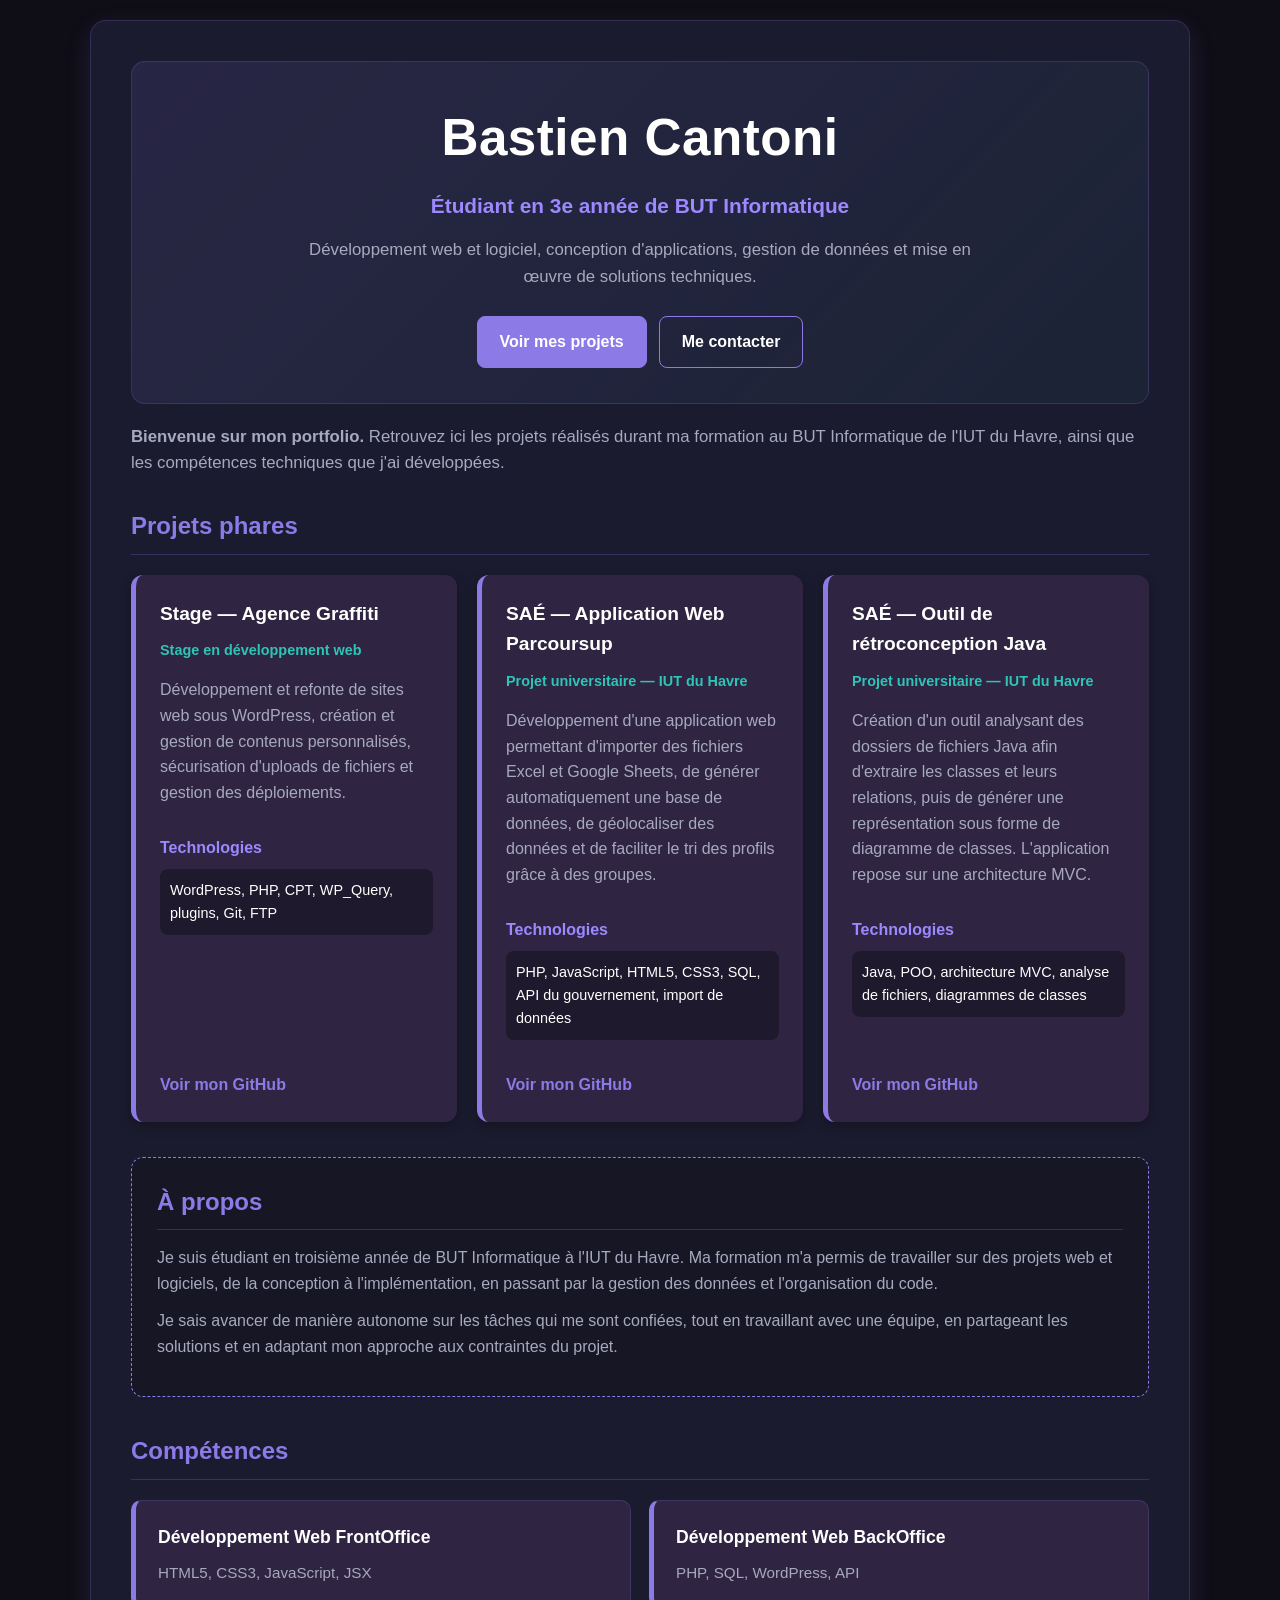
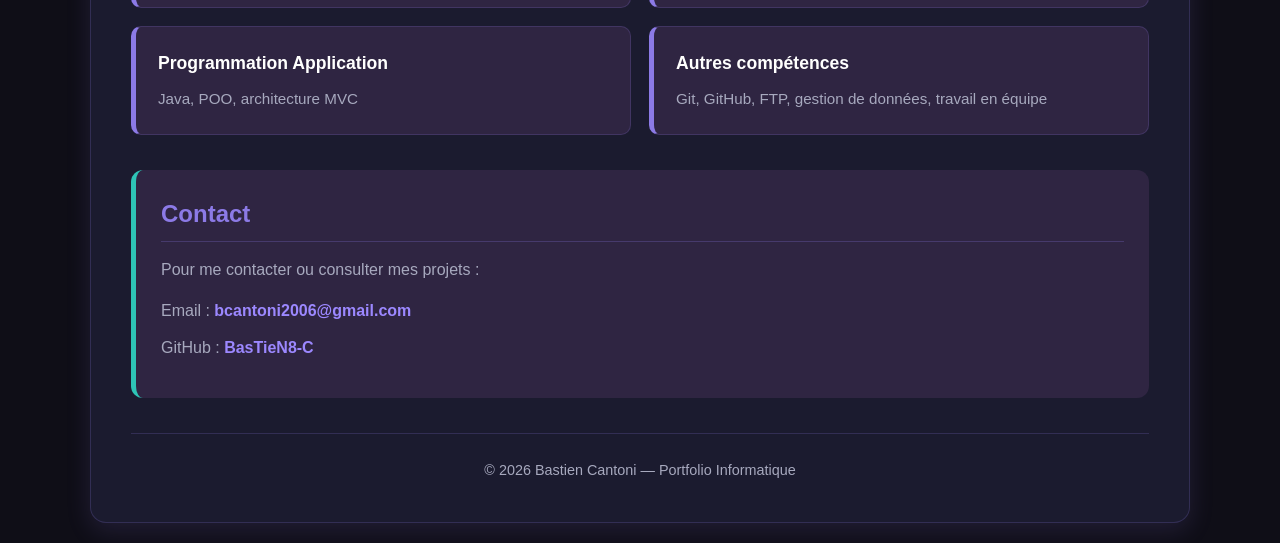
<file: index.html>
<!DOCTYPE html>
<html lang="fr">
<head>
    <meta charset="UTF-8">
    <meta name="viewport" content="width=device-width, initial-scale=1.0">

    <title>Bastien Cantoni | Portfolio Informatique</title>

    <link rel="icon" type="image/png" href="Vue/image/logo.png">
    <link rel="stylesheet" href="Vue/style/style.css">
</head>

<body>

    <div class="main-content-wrapper">
        <div class="jersey-pattern"></div>

        <!-- En-tête -->
        <header class="hero">
            <h1>Bastien Cantoni</h1>

            <h2>Étudiant en 3e année de BUT Informatique</h2>

            <p>
                Développement web et logiciel, conception d'applications,
                gestion de données et mise en œuvre de solutions techniques.
            </p>

            <div class="hero-actions">
                <a href="#projets" class="button">Voir mes projets</a>
                <a href="#contact" class="button">Me contacter</a>
            </div>
        </header>

        <!-- Présentation -->
        <section class="presentation-section">
            <p>
                <b>Bienvenue sur mon portfolio.</b>
                Retrouvez ici les projets réalisés durant ma formation au
                BUT Informatique de l'IUT du Havre, ainsi que les compétences
                techniques que j'ai développées.
            </p>
        </section>

        <main>

            <!-- Projets -->
            <section id="projets" class="projects-section">
                <h2>Projets phares</h2>

                <div class="projects-container">

                    <!-- Stage Agence Graffiti -->
                    <article class="project-card">
                        <h3>Stage — Agence Graffiti</h3>

                        <p class="project-context">
                            Stage en développement web
                        </p>

                        <p>
                            Développement et refonte de sites web sous WordPress,
                            création et gestion de contenus personnalisés,
                            sécurisation d'uploads de fichiers et gestion
                            des déploiements.
                        </p>

                        <h4>Technologies</h4>
                        <p class="project-technologies">
                            WordPress, PHP, CPT, WP_Query, plugins,
                            Git, FTP
                        </p>

                        <a href="https://github.com/BasTieN8-C"
                           target="_blank"
                           rel="noopener noreferrer">
                            Voir mon GitHub
                        </a>
                    </article>

                    <!-- SAÉ Parcoursup -->
                    <article class="project-card">
                        <h3>SAÉ — Application Web Parcoursup</h3>

                        <p class="project-context">
                            Projet universitaire — IUT du Havre
                        </p>

                        <p>
                            Développement d'une application web permettant
                            d'importer des fichiers Excel et Google Sheets,
                            de générer automatiquement une base de données,
                            de géolocaliser des données et de faciliter
                            le tri des profils grâce à des groupes.
                        </p>

                        <h4>Technologies</h4>
                        <p class="project-technologies">
                            PHP, JavaScript, HTML5, CSS3, SQL,
                            API du gouvernement, import de données
                        </p>

                        <a href="https://github.com/BasTieN8-C"
                           target="_blank"
                           rel="noopener noreferrer">
                            Voir mon GitHub
                        </a>
                    </article>

                    <!-- SAÉ Rétroconception Java -->
                    <article class="project-card">
                        <h3>SAÉ — Outil de rétroconception Java</h3>

                        <p class="project-context">
                            Projet universitaire — IUT du Havre
                        </p>

                        <p>
                            Création d'un outil analysant des dossiers
                            de fichiers Java afin d'extraire les classes
                            et leurs relations, puis de générer une
                            représentation sous forme de diagramme de classes.
                            L'application repose sur une architecture MVC.
                        </p>

                        <h4>Technologies</h4>
                        <p class="project-technologies">
                            Java, POO, architecture MVC,
                            analyse de fichiers, diagrammes de classes
                        </p>

                        <a href="https://github.com/BasTieN8-C"
                           target="_blank"
                           rel="noopener noreferrer">
                            Voir mon GitHub
                        </a>
                    </article>

                </div>
            </section>

            <!-- À propos -->
            <section id="about" class="about-section">
                <h2>À propos</h2>

                <p>
                    Je suis étudiant en troisième année de BUT Informatique
                    à l'IUT du Havre. Ma formation m'a permis de travailler
                    sur des projets web et logiciels, de la conception
                    à l'implémentation, en passant par la gestion des données
                    et l'organisation du code.
                </p>

                <p>
                    Je sais avancer de manière autonome sur les tâches qui
                    me sont confiées, tout en travaillant avec une équipe,
                    en partageant les solutions et en adaptant mon approche
                    aux contraintes du projet.
                </p>
            </section>

            <!-- Compétences -->
            <!-- Compétences -->
<section id="competences" class="skills-section">
    <h2>Compétences</h2>

    <div class="skills-container">

        <a href="Vue/languageFrontOffice.html" class="skill-block">
            <h3>Développement Web FrontOffice</h3>
            <p>HTML5, CSS3, JavaScript, JSX</p>
        </a>

        <a href="Vue/languageBackOffice.html" class="skill-block">
            <h3>Développement Web BackOffice</h3>
            <p>PHP, SQL, WordPress, API</p>
        </a>

        <a href="Vue/languageAppli.html" class="skill-block">
            <h3>Programmation Application</h3>
            <p>Java, POO, architecture MVC</p>
        </a>

        <a href="Vue/autre.html" class="skill-block">
            <h3>Autres compétences</h3>
            <p>Git, GitHub, FTP, gestion de données, travail en équipe</p>
        </a>

    </div>
</section>

            <!-- Contact -->
            <section id="contact" class="contact-section">
                <h2>Contact</h2>

                <p>
                    Pour me contacter ou consulter mes projets :
                </p>

                <ul>
                    <li>
                        Email :
                        <a href="mailto:bcantoni2006@gmail.com">
                            bcantoni2006@gmail.com
                        </a>
                    </li>

                    <li>
                        GitHub :
                        <a href="https://github.com/BasTieN8-C"
                           target="_blank"
                           rel="noopener noreferrer">
                            BasTieN8-C
                        </a>
                    </li>
                </ul>
            </section>

        </main>

        <!-- Pied de page -->
        <footer>
            <p>
                &copy; 2026 Bastien Cantoni — Portfolio Informatique
            </p>
        </footer>

    </div>

</body>
</html>
</file>
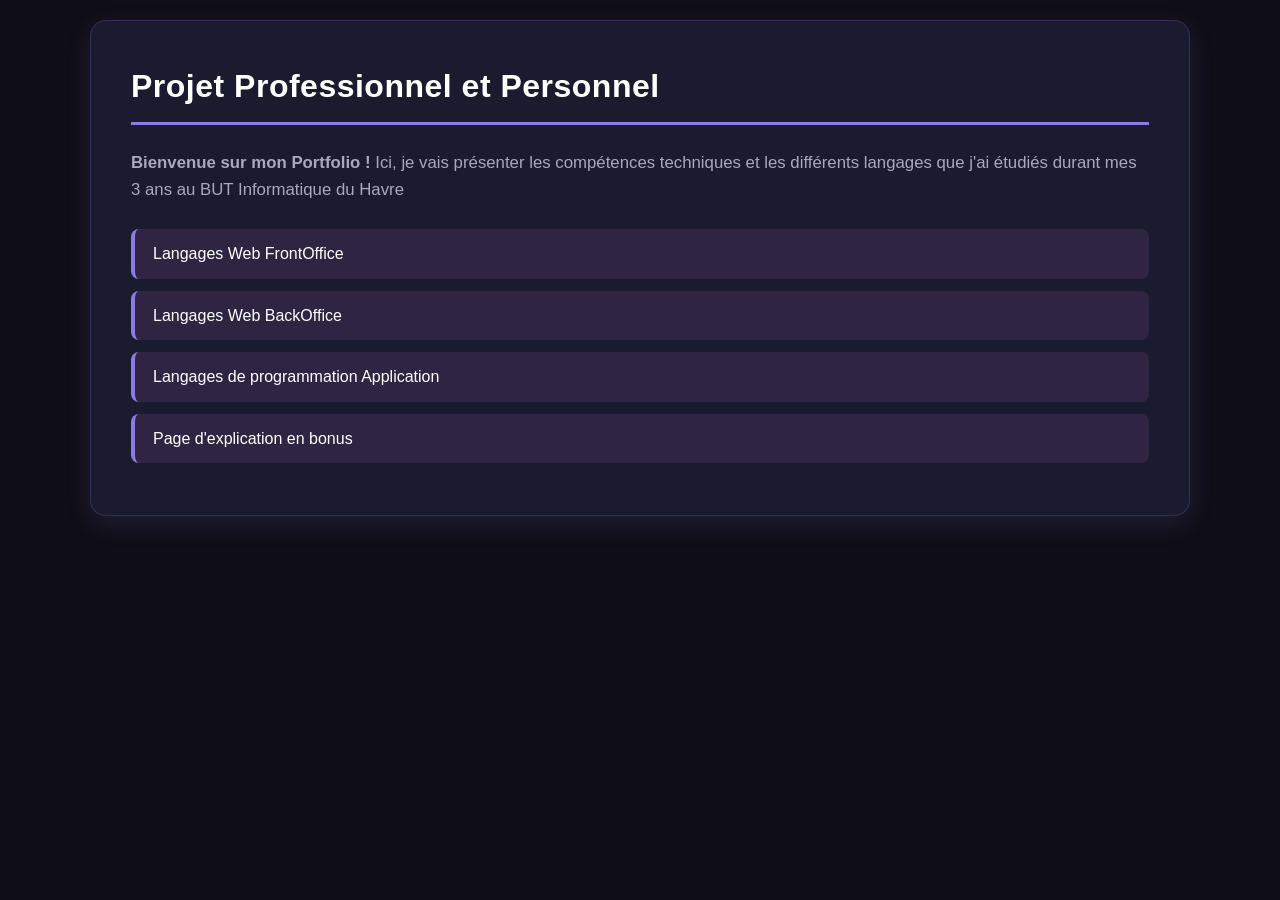
<file: Page_Principal.html>
<!DOCTYPE html>
<html lang="fr">
<head>
    <meta charset="UTF-8">
    <meta name="viewport" content="width=device-width, initial-scale=1.0">
    <title>Portfolio - Projet Professionnel et Personnel</title>

    <link rel="icon" type="image/png" href="Vue/image/logo.png">

    <link rel="stylesheet" href="Vue/style/style.css">
</head>
<body>

    <div class="main-content-wrapper">
        <div class="jersey-pattern"></div>
        
        <header>
            <h1>Projet Professionnel et Personnel</h1>
        </header>

        <section class="presentation-section">
            <p>
                <b>Bienvenue sur mon Portfolio !</b> Ici, je vais présenter les compétences techniques 
                et les différents langages que j'ai étudiés durant mes 3 ans au BUT Informatique du Havre
            </p>
        </section>

        <main class="columns-container">
            <nav class="column left-column">
                <ul>
                    <li><a href="Vue/languageFrontOffice.html">Langages Web FrontOffice</a></li>
                    <li><a href="Vue/languageBackOffice.html" >Langages Web BackOffice</a></li>
                    <li><a href="Vue/languageAppli.html"      >Langages de programmation Application</a></li>
                    <li><a href="Vue/autre.html"              >Page d'explication en bonus</a></li>
                </ul>
            </nav>
        </main>
    </div>

</body>
</html>
</file>
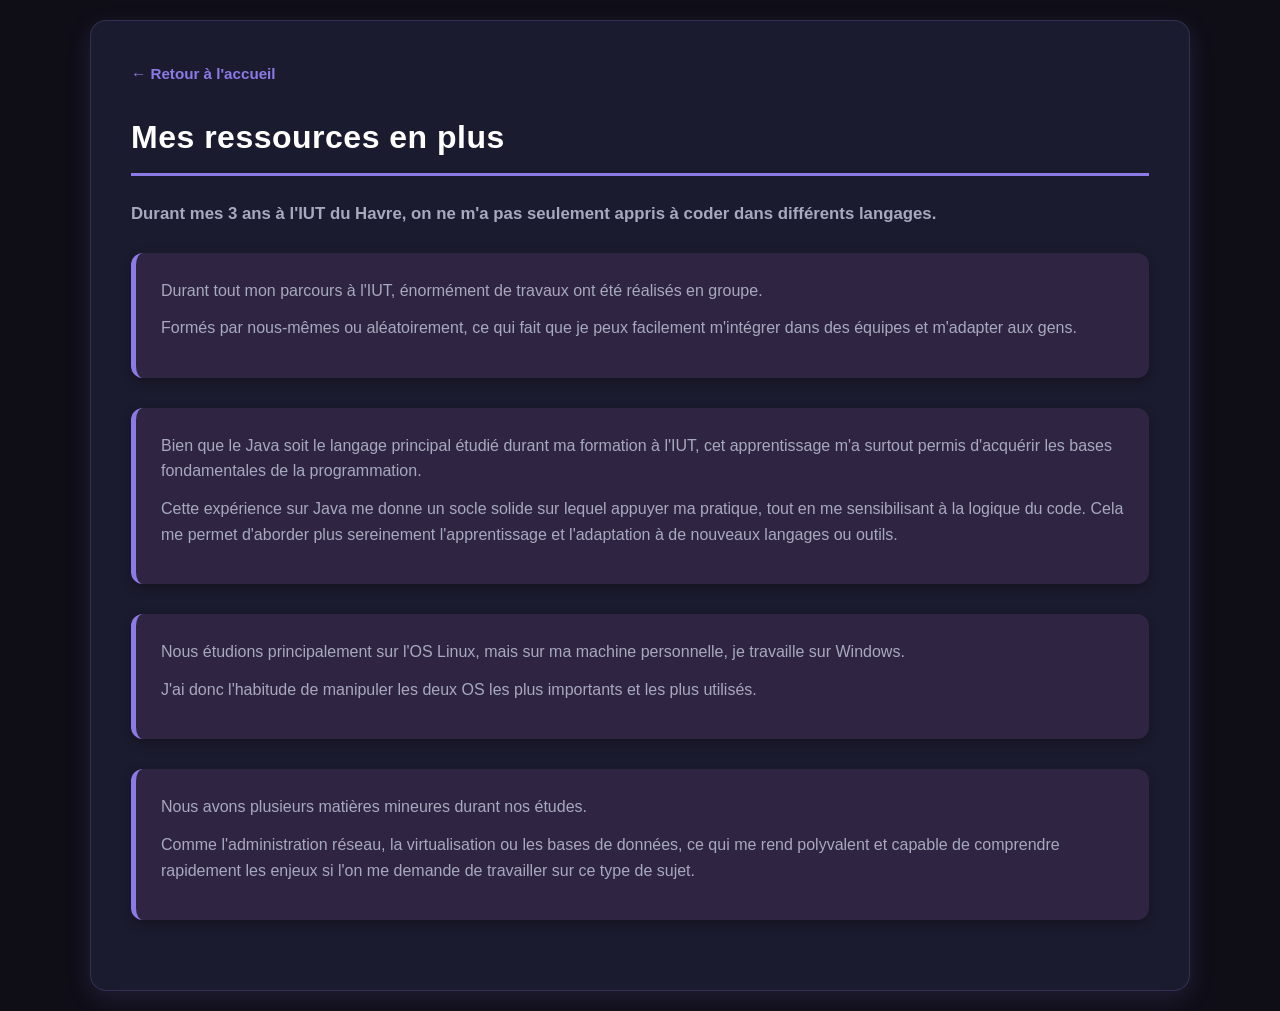
<file: Vue/autre.html>
<!DOCTYPE html>
<html lang="fr">
<head>
    <meta charset="UTF-8">
    <meta name="viewport" content="width=device-width, initial-scale=1.0">
    <title>Ressources en plus</title>
    
    <link rel="icon" type="image/png" href="image/logo.png">
    <link rel="stylesheet" href="style/style.css">
</head>
<body>
    <div class="main-content-wrapper">
        <div class="jersey-pattern"></div>

        <nav class="navigation-retour">
            <a href="../Page_Principal.html">← Retour à l'accueil</a>
        </nav>

        <header>
            <h1>Mes ressources en plus</h1>
        </header>

        <section class="presentation-section">
            <p>
                <b>Durant mes 3 ans à l'IUT du Havre, on ne m'a pas seulement appris à coder dans différents langages.</b>
            </p>
        </section>

        <section class="projet-section">
            <p>
                Durant tout mon parcours à l'IUT, énormément de travaux ont été réalisés en groupe.
            </p>
            <p>
                Formés par nous-mêmes ou aléatoirement, ce qui fait que je peux facilement m'intégrer dans des équipes et m'adapter aux gens.
            </p>
        </section>

       <section class="projet-section">
            <p>
                Bien que le Java soit le langage principal étudié durant ma formation à l'IUT, cet apprentissage m'a surtout permis d'acquérir les bases fondamentales de la programmation.
            </p>
            <p>
                Cette expérience sur Java me donne un socle solide sur lequel appuyer ma pratique, tout en me sensibilisant à la logique du code. Cela me permet d'aborder plus sereinement l'apprentissage et l'adaptation à de nouveaux langages ou outils.
            </p>
    </section>

        <section class="projet-section">
            <p>
                Nous étudions principalement sur l'OS Linux, mais sur ma machine personnelle, je travaille sur Windows.
            </p>
            <p>
                J'ai donc l'habitude de manipuler les deux OS les plus importants et les plus utilisés.
            </p>
        </section>

        <section class="projet-section">
            <p>
                Nous avons plusieurs matières mineures durant nos études.
            </p>
            <p>
                Comme l'administration réseau, la virtualisation ou les bases de données, ce qui me rend polyvalent et capable de comprendre rapidement les enjeux si l'on me demande de travailler sur ce type de sujet.
            </p>
        </section>

        
    </div>
</body>
</html>
</file>
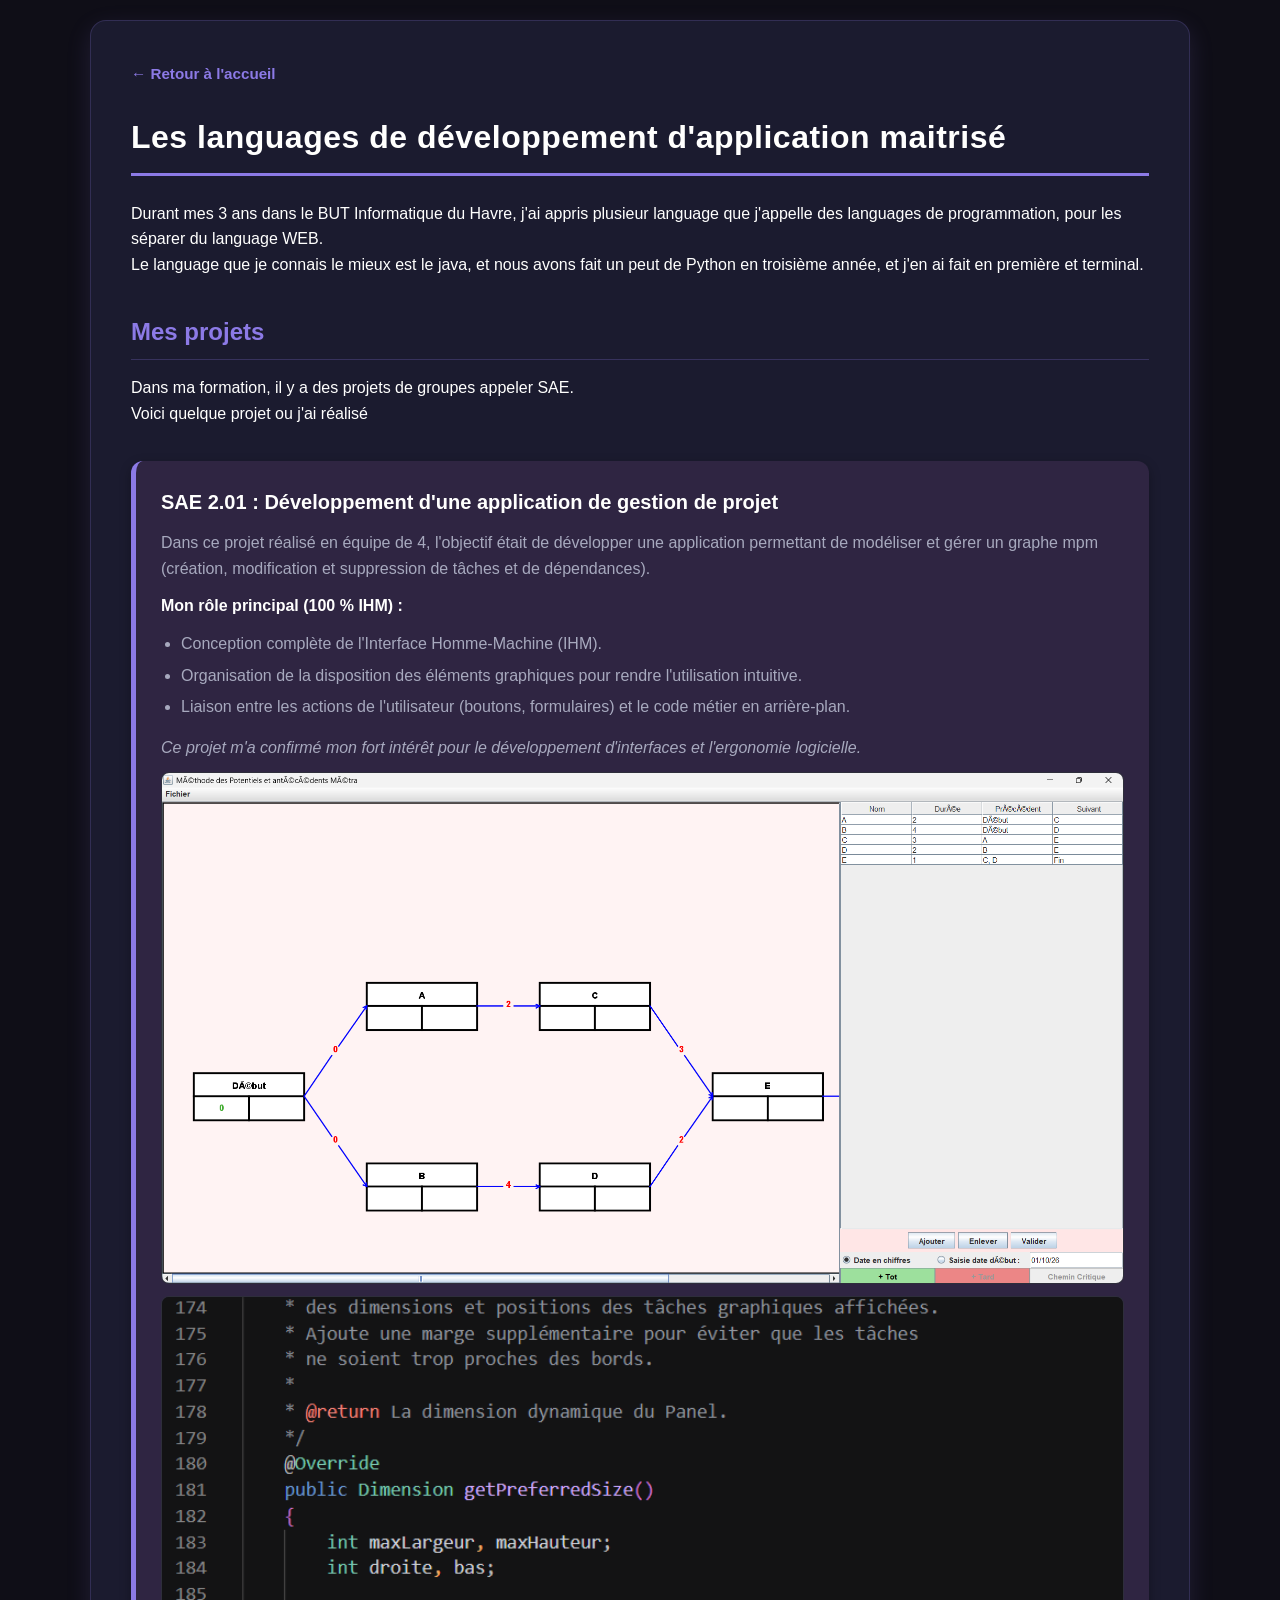
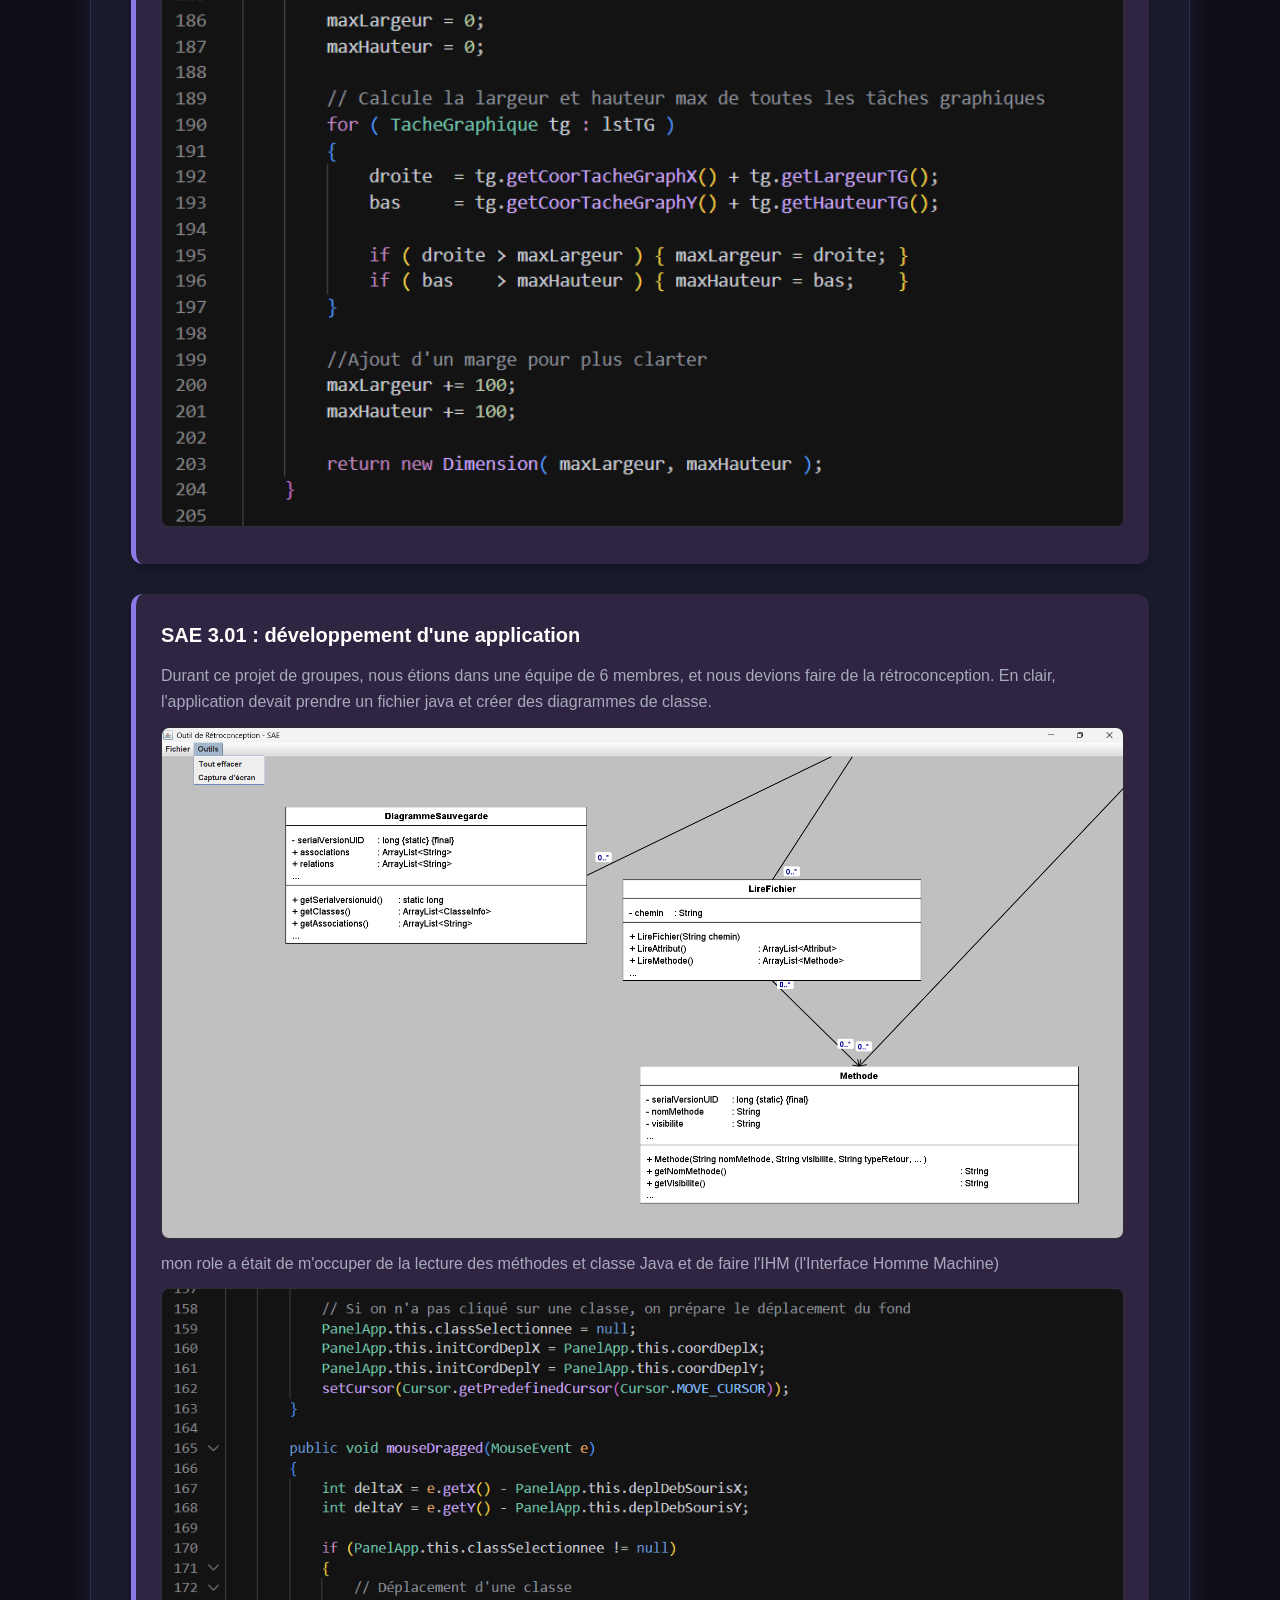
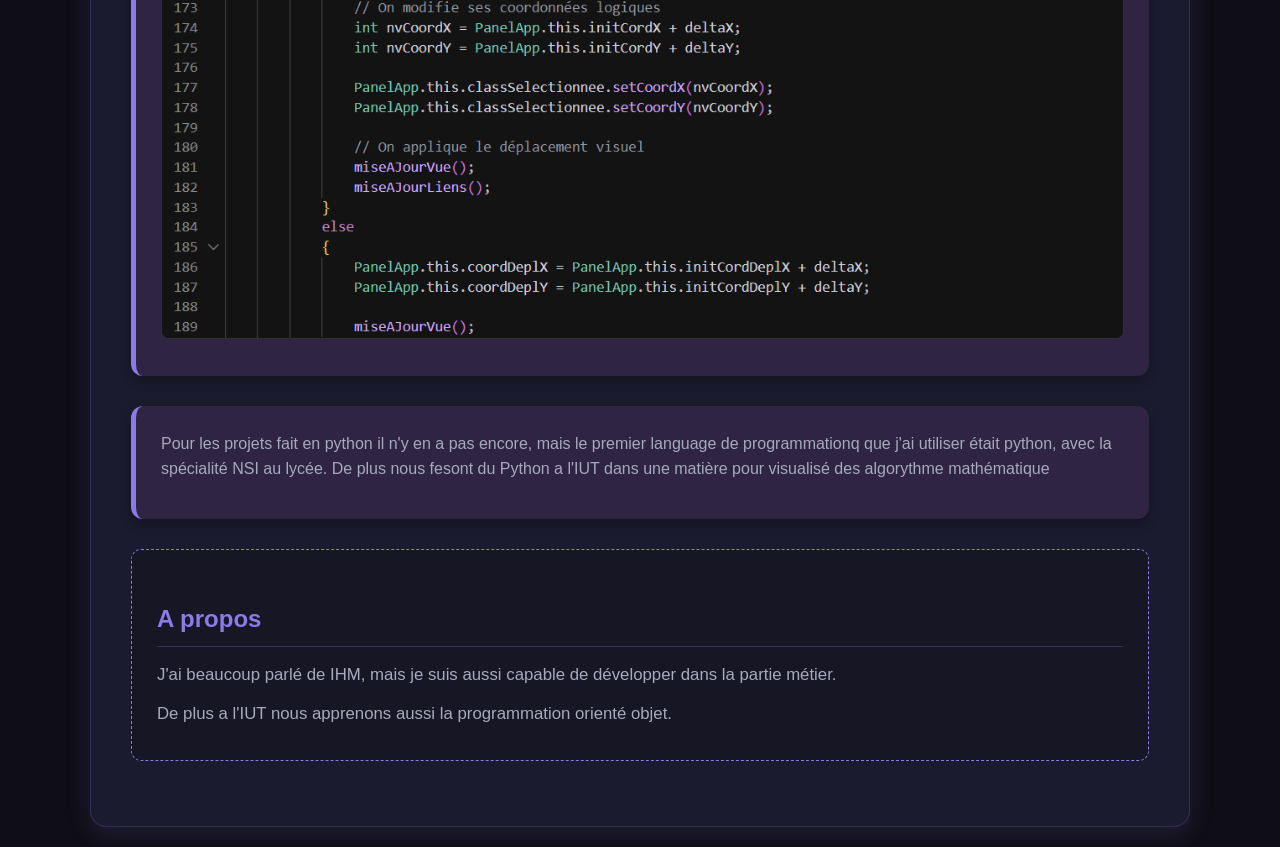
<file: Vue/LanguageAppli.html>
<!DOCTYPE html>
<html lang="fr">
<head>
    <meta charset="UTF-8">
    <meta name="viewport" content="width=device-width, initial-scale=1.0">
    <title>Projet Professionnel et Personnel</title>
    
    
    <link rel="icon" type="image/png" href="image/logo.png">
    
    <link rel="stylesheet" href="style/style.css">
</head>
<body>
    <div class="main-content-wrapper">
        <div class="jersey-pattern"></div>

        <nav class="navigation-retour">
            <a href="../Page_Principal.html">← Retour à l'accueil</a>
        </nav>

        <header>
            <h1>Les languages de développement d'application maitrisé</h1>
        </header>

        <section class="présentation-section">
            <p>
                Durant mes 3 ans dans le BUT Informatique du Havre, j'ai appris plusieur language que j'appelle des languages de programmation, pour les séparer du language WEB.
            </p>

            <p>
                Le language que je connais le mieux est le java, et nous avons fait un peut de Python en troisième année, et j'en ai fait en première et terminal.
            </p>
        </section>

        <section class="présentation-section">
            <h2> Mes projets</h2>

            <p>Dans ma formation, il y a des projets de groupes appeler SAE.</p>

            <p> Voici quelque projet ou j'ai réalisé</p>
        </section>

        <section class="projet-section">
            <h3>SAE 2.01 : Développement d'une application de gestion de projet</h3>

            <p>
                Dans ce projet réalisé en équipe de 4, l'objectif était de développer une application permettant de modéliser et gérer un graphe mpm (création, modification et suppression de tâches et de dépendances).
            </p>

            <p><strong>Mon rôle principal (100 % IHM) :</strong></p>
            <ul>
                <li>Conception complète de l'Interface Homme-Machine (IHM).</li>
                <li>Organisation de la disposition des éléments graphiques pour rendre l'utilisation intuitive.</li>
                <li>Liaison entre les actions de l'utilisateur (boutons, formulaires) et le code métier en arrière-plan.</li>
            </ul>

            <p>
                <em>Ce projet m'a confirmé mon fort intérêt pour le développement d'interfaces et l'ergonomie logicielle.</em>
            </p>

            <img src="image/SAE201affichage.png" alt="Capture d'écran de l'application MPM">
            <img src="image/SAE201code.png" alt="Capture d'écran du code de l'IHM">
        </section>

        <section class="projet-section">
            <h3>SAE 3.01 : développement d'une application</h3>

            <p>Durant ce projet de groupes, nous étions dans une équipe de 6 membres, et nous devions faire de la rétroconception. En clair, l'application devait prendre un fichier java et créer des diagrammes de classe.</p>

            <img src="image/SAE301affichage.png" alt="Screen du projet lancé">

            <p> mon role a était de m'occuper de la lecture des méthodes et classe Java et de faire l'IHM (l'Interface Homme Machine)</p>

            <img src="image/SAE301code.png" alt="Screen du code de lecture de méthode">

        </section>

        <section class="projet-section">
            <p>Pour les projets fait en python il n'y en a pas encore, mais le premier language de programmationq que j'ai utiliser était python, avec la spécialité NSI au lycée. De plus nous fesont du Python a l'IUT dans une matière pour visualisé des algorythme mathématique</p>
        </section>

        <section class="apropos-section">
            <h2>A propos</h2>

            <p>
                J'ai beaucoup parlé de IHM, mais je suis aussi capable de développer dans la partie métier.

            <p>
                De plus a l'IUT nous apprenons aussi la programmation orienté objet.
            </p>
        </section>
    </div>
</body>
</file>
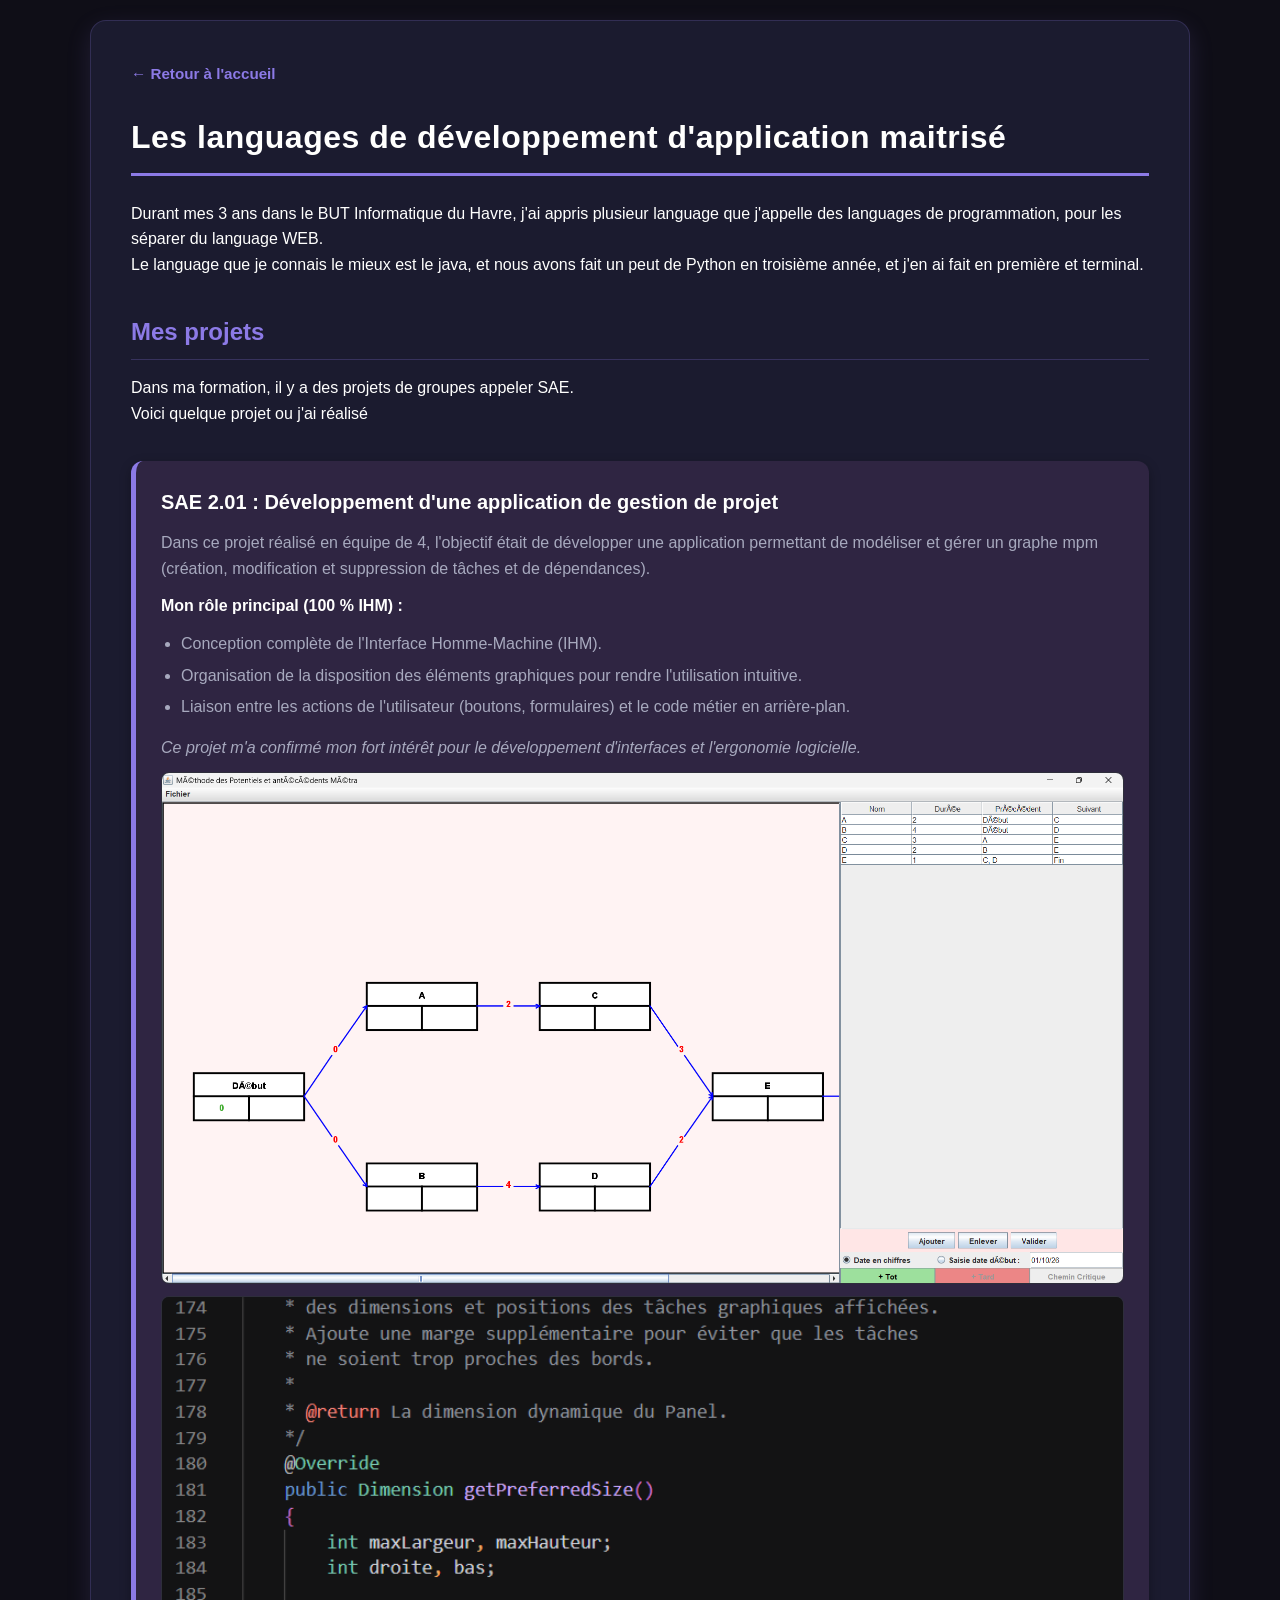
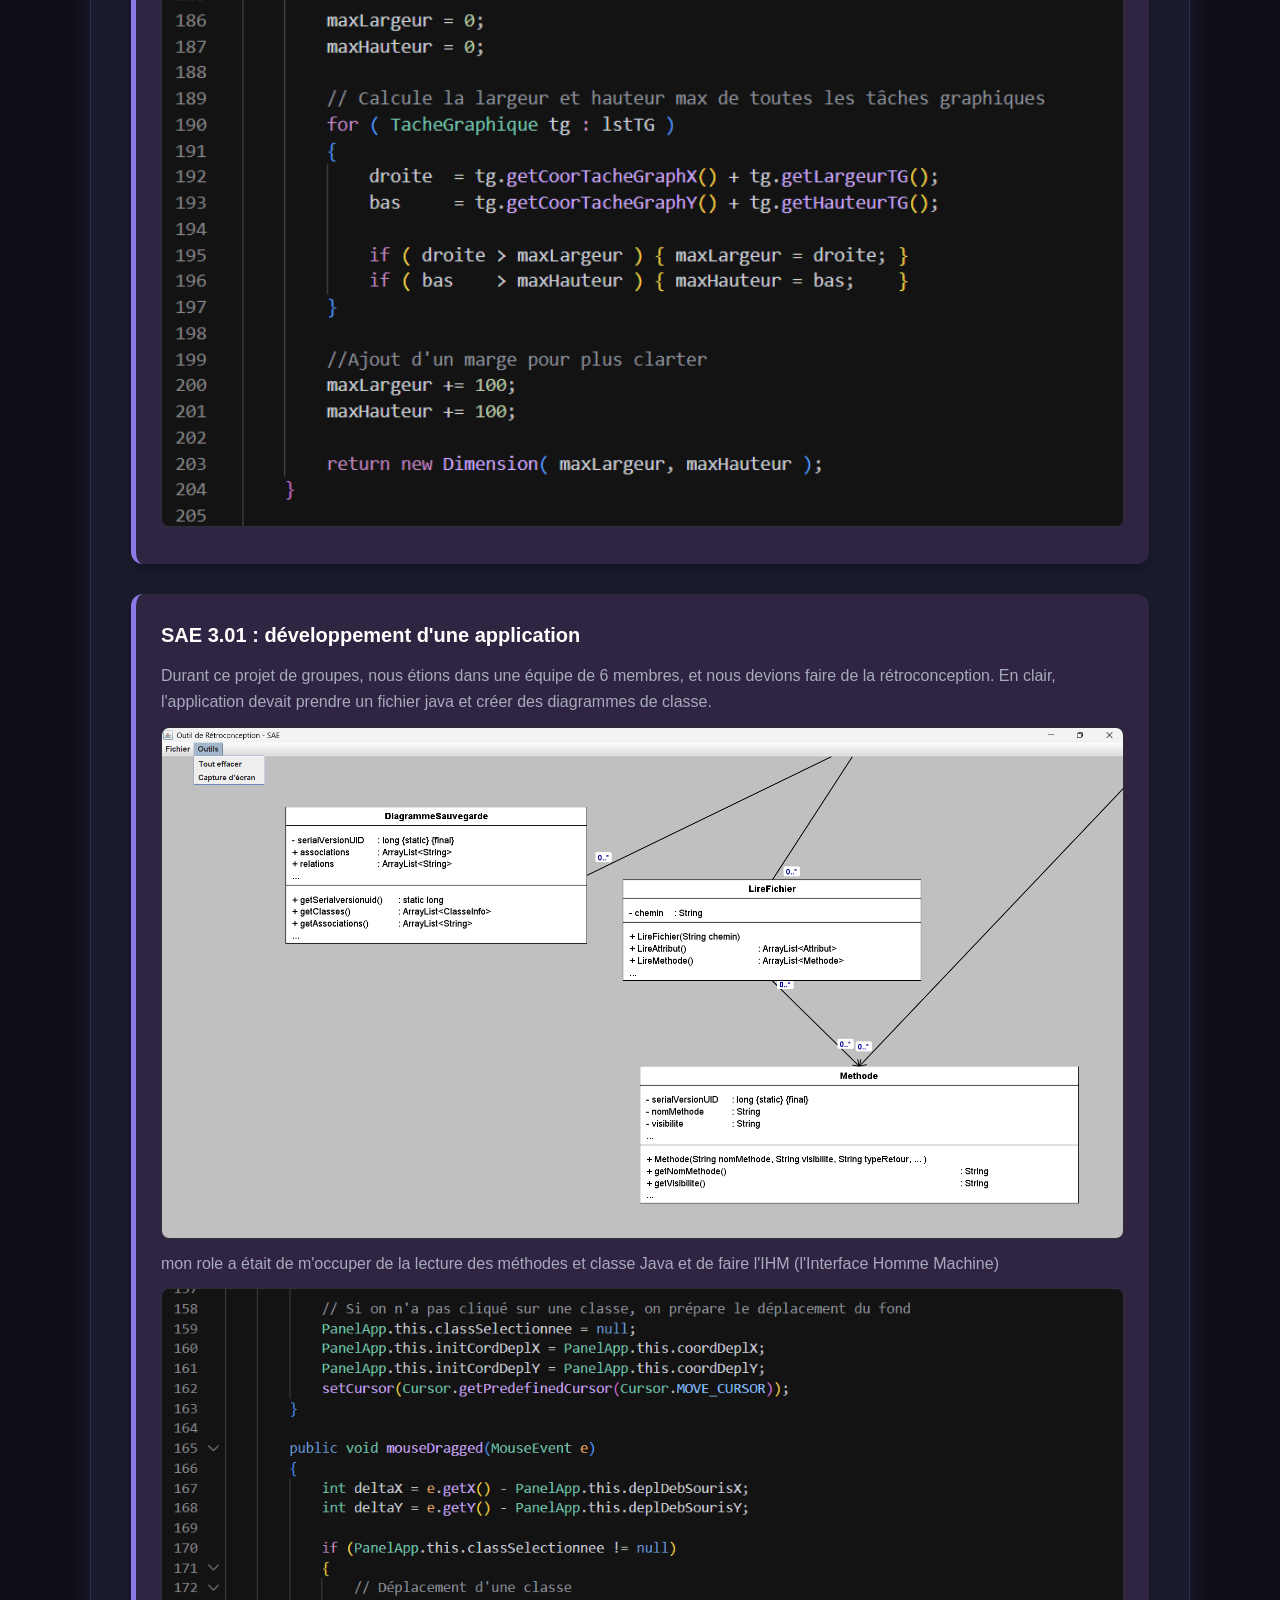
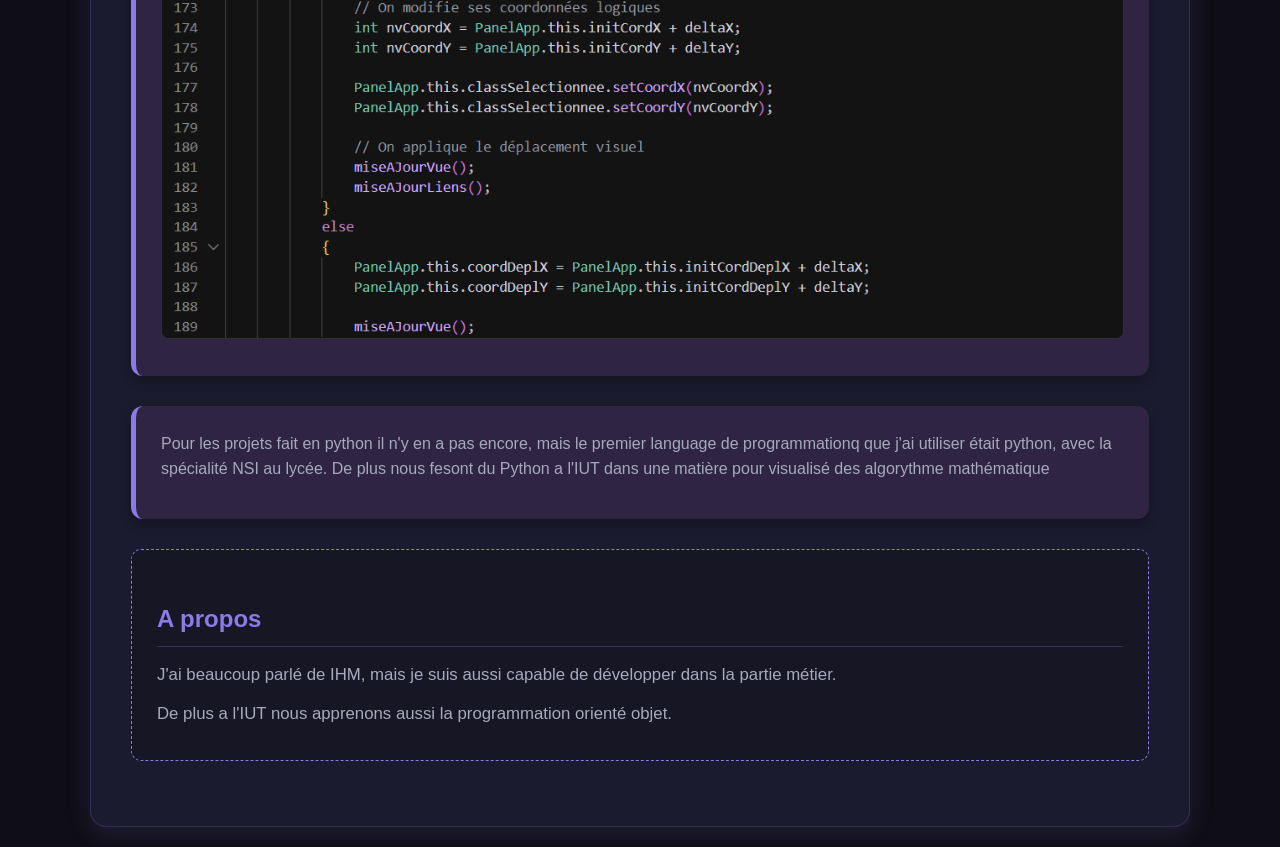
<file: Vue/languageAppli.html>
<!DOCTYPE html>
<html lang="fr">
<head>
    <meta charset="UTF-8">
    <meta name="viewport" content="width=device-width, initial-scale=1.0">
    <title>Projet Professionnel et Personnel</title>
    
    
    <link rel="icon" type="image/png" href="image/logo.png">
    
    <link rel="stylesheet" href="style/style.css">
</head>
<body>
    <div class="main-content-wrapper">
        <div class="jersey-pattern"></div>

        <nav class="navigation-retour">
            <a href="../Page_Principal.html">← Retour à l'accueil</a>
        </nav>

        <header>
            <h1>Les languages de développement d'application maitrisé</h1>
        </header>

        <section class="présentation-section">
            <p>
                Durant mes 3 ans dans le BUT Informatique du Havre, j'ai appris plusieur language que j'appelle des languages de programmation, pour les séparer du language WEB.
            </p>

            <p>
                Le language que je connais le mieux est le java, et nous avons fait un peut de Python en troisième année, et j'en ai fait en première et terminal.
            </p>
        </section>

        <section class="présentation-section">
            <h2> Mes projets</h2>

            <p>Dans ma formation, il y a des projets de groupes appeler SAE.</p>

            <p> Voici quelque projet ou j'ai réalisé</p>
        </section>

        <section class="projet-section">
            <h3>SAE 2.01 : Développement d'une application de gestion de projet</h3>

            <p>
                Dans ce projet réalisé en équipe de 4, l'objectif était de développer une application permettant de modéliser et gérer un graphe mpm (création, modification et suppression de tâches et de dépendances).
            </p>

            <p><strong>Mon rôle principal (100 % IHM) :</strong></p>
            <ul>
                <li>Conception complète de l'Interface Homme-Machine (IHM).</li>
                <li>Organisation de la disposition des éléments graphiques pour rendre l'utilisation intuitive.</li>
                <li>Liaison entre les actions de l'utilisateur (boutons, formulaires) et le code métier en arrière-plan.</li>
            </ul>

            <p>
                <em>Ce projet m'a confirmé mon fort intérêt pour le développement d'interfaces et l'ergonomie logicielle.</em>
            </p>

            <img src="image/SAE201affichage.png" alt="Capture d'écran de l'application MPM">
            <img src="image/SAE201code.png" alt="Capture d'écran du code de l'IHM">
        </section>

        <section class="projet-section">
            <h3>SAE 3.01 : développement d'une application</h3>

            <p>Durant ce projet de groupes, nous étions dans une équipe de 6 membres, et nous devions faire de la rétroconception. En clair, l'application devait prendre un fichier java et créer des diagrammes de classe.</p>

            <img src="image/SAE301affichage.png" alt="Screen du projet lancé">

            <p> mon role a était de m'occuper de la lecture des méthodes et classe Java et de faire l'IHM (l'Interface Homme Machine)</p>

            <img src="image/SAE301code.png" alt="Screen du code de lecture de méthode">

        </section>

        <section class="projet-section">
            <p>Pour les projets fait en python il n'y en a pas encore, mais le premier language de programmationq que j'ai utiliser était python, avec la spécialité NSI au lycée. De plus nous fesont du Python a l'IUT dans une matière pour visualisé des algorythme mathématique</p>
        </section>

        <section class="apropos-section">
            <h2>A propos</h2>

            <p>
                J'ai beaucoup parlé de IHM, mais je suis aussi capable de développer dans la partie métier.

            <p>
                De plus a l'IUT nous apprenons aussi la programmation orienté objet.
            </p>
        </section>
    </div>
</body>
</file>
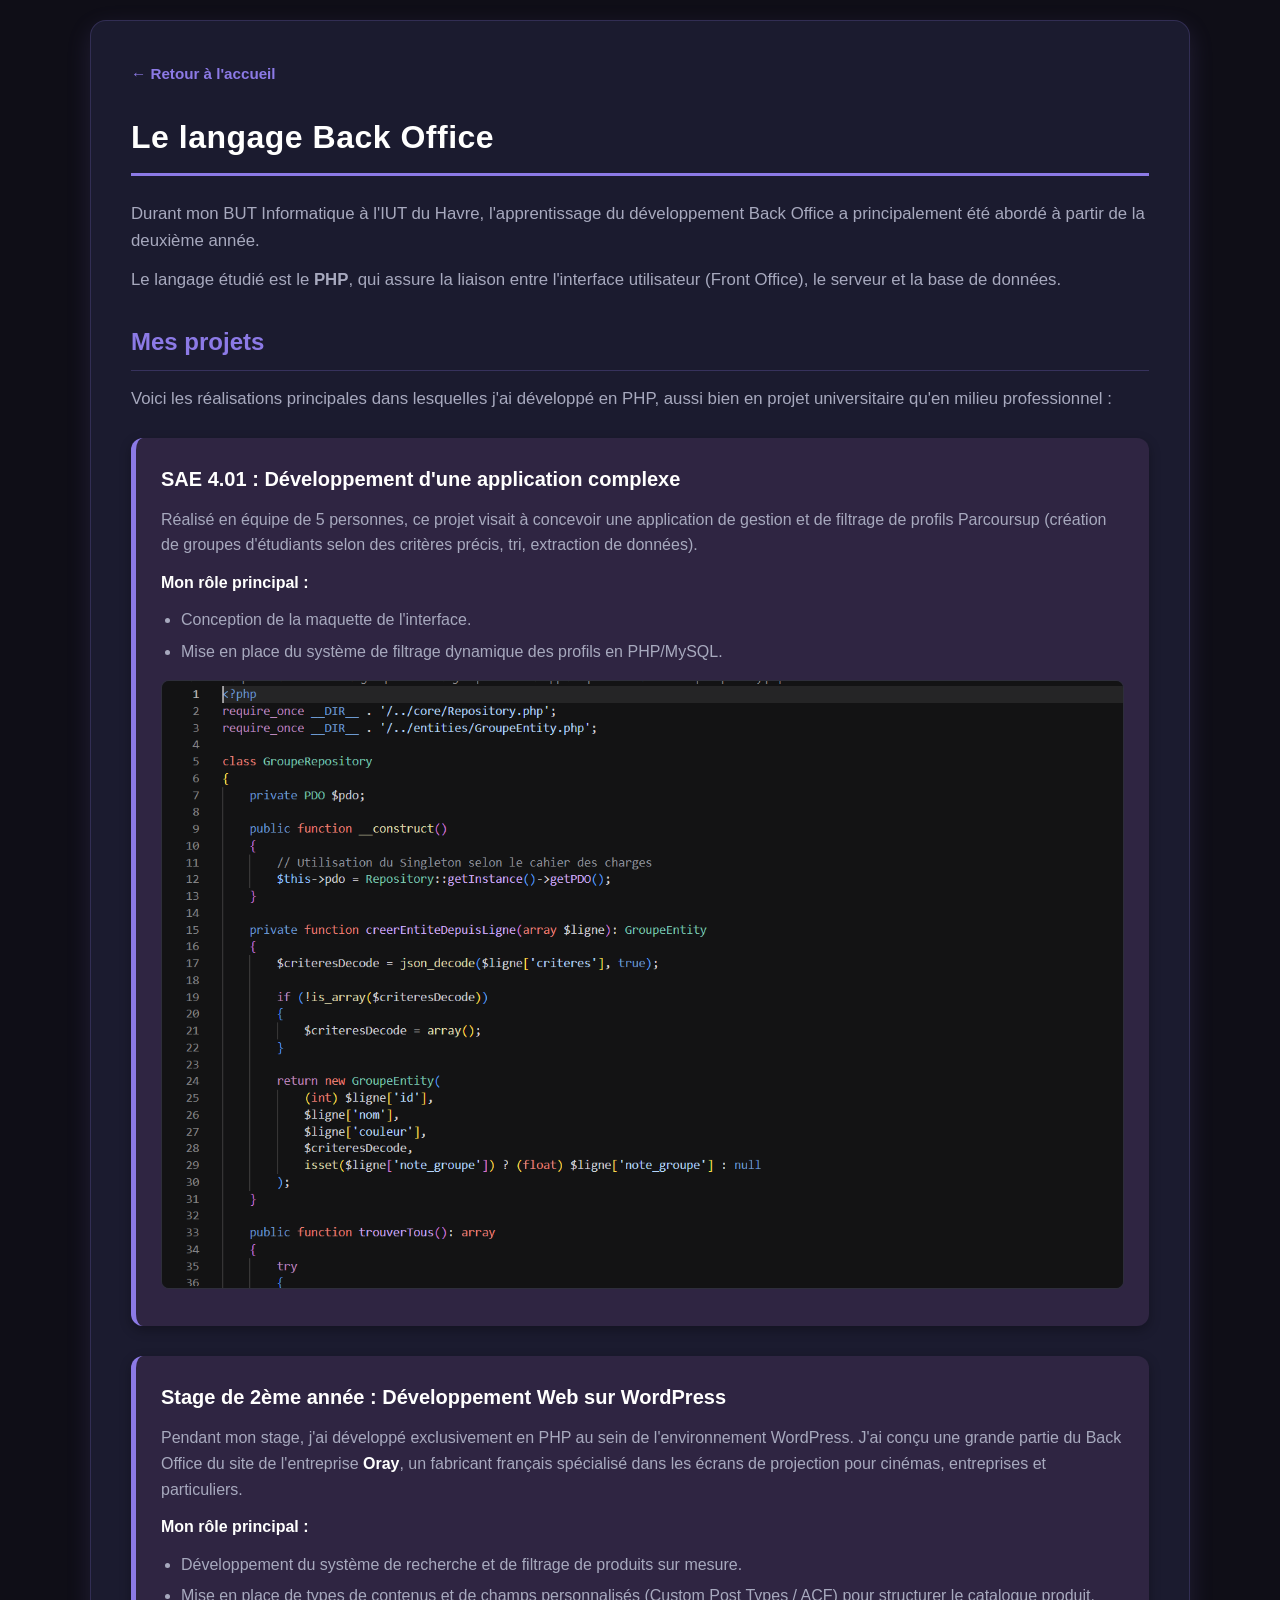
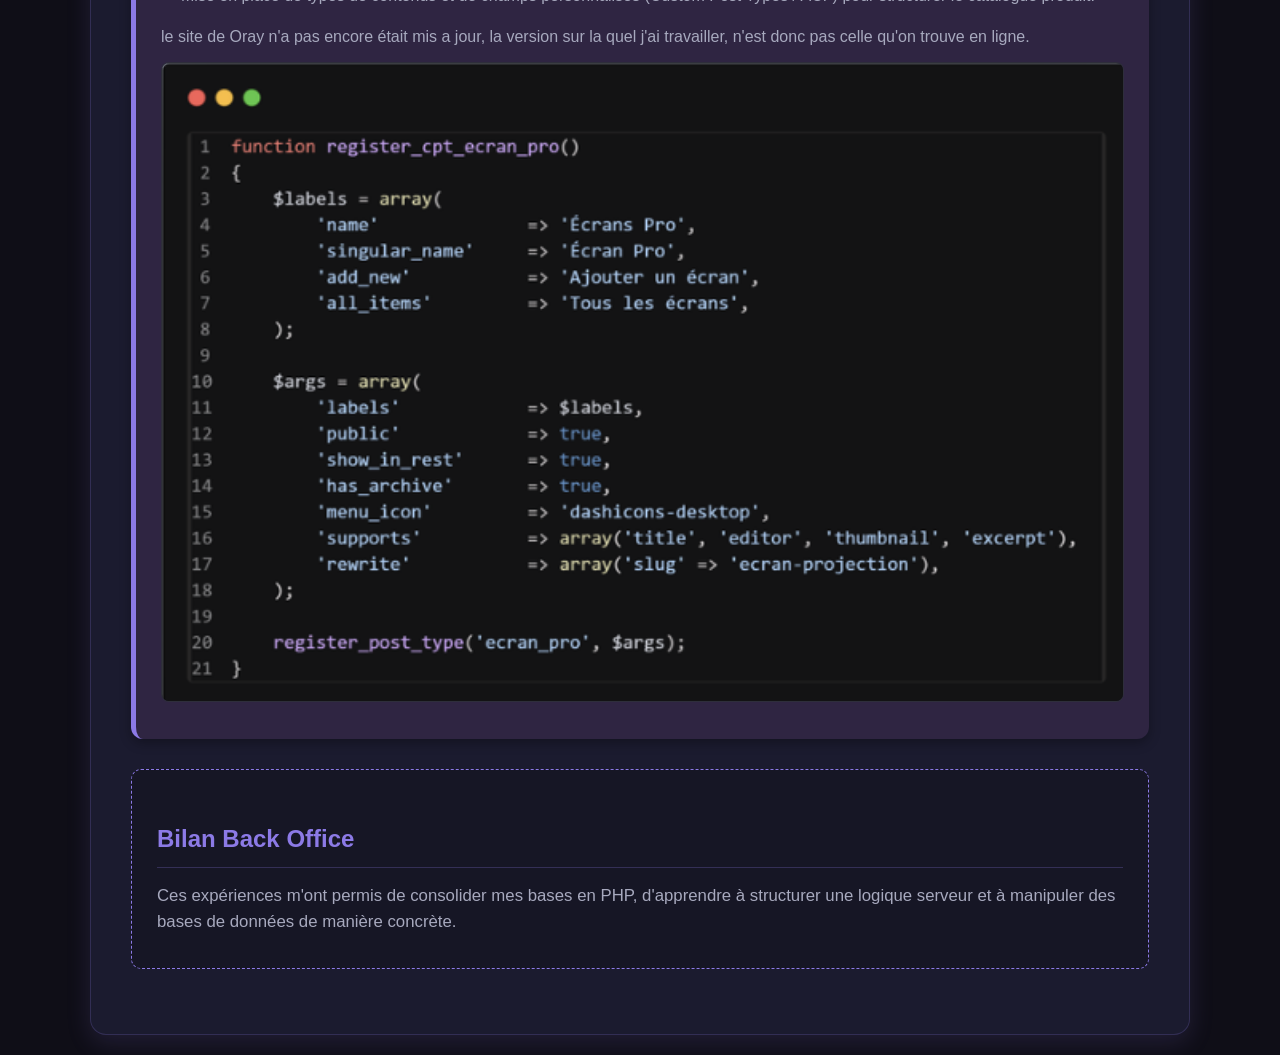
<file: Vue/languageBackOffice.html>
<!DOCTYPE html>
<html lang="fr">
<head>
    <meta charset="UTF-8">
    <meta name="viewport" content="width=device-width, initial-scale=1.0">
    <title>Langages Back Office - Portfolio</title>

    <link rel="icon" type="image/png" href="image/logo.png">
    <link rel="stylesheet" href="style/style.css">
</head>
<body>
    <div class="main-content-wrapper">
        <div class="jersey-pattern"></div>

        <nav class="navigation-retour">
            <a href="../Page_Principal.html">← Retour à l'accueil</a>
        </nav>

        <header>
            <h1>Le langage Back Office</h1>
        </header>

        <section class="presentation-section">
            <p>
                Durant mon BUT Informatique à l'IUT du Havre, l'apprentissage du développement Back Office a principalement été abordé à partir de la deuxième année.
            </p>

            <p>
                Le langage étudié est le <strong>PHP</strong>, qui assure la liaison entre l'interface utilisateur (Front Office), le serveur et la base de données.
            </p>
        </section>

        <section class="presentation-section">
            <h2>Mes projets</h2>
            <p>Voici les réalisations principales dans lesquelles j'ai développé en PHP, aussi bien en projet universitaire qu'en milieu professionnel :</p>
        </section>

        <section class="projet-section">
            <h3>SAE 4.01 : Développement d'une application complexe</h3>

            <p>
                Réalisé en équipe de 5 personnes, ce projet visait à concevoir une application de gestion et de filtrage de profils Parcoursup (création de groupes d'étudiants selon des critères précis, tri, extraction de données).
            </p>

            <p><strong>Mon rôle principal :</strong></p>
            <ul>
                <li>Conception de la maquette de l'interface.</li>
                <li>Mise en place du système de filtrage dynamique des profils en PHP/MySQL.</li>
            </ul>

            <img src="image/SAE401Code.png" alt="Capture d'écran du code PHP de filtrage">
        </section>

        <section class="projet-section">
            <h3>Stage de 2ème année : Développement Web sur WordPress</h3>

            <p>
                Pendant mon stage, j'ai développé exclusivement en PHP au sein de l'environnement WordPress. J'ai conçu une grande partie du Back Office du site de l'entreprise <strong>Oray</strong>, un fabricant français spécialisé dans les écrans de projection pour cinémas, entreprises et particuliers.
            </p>

            <p><strong>Mon rôle principal :</strong></p>
            <ul>
                <li>Développement du système de recherche et de filtrage de produits sur mesure.</li>
                <li>Mise en place de types de contenus et de champs personnalisés (Custom Post Types / ACF) pour structurer le catalogue produit.</li>
            </ul>

            <p>
                le site de Oray n'a pas encore était mis a jour, la version sur la quel j'ai travailler, n'est donc pas celle qu'on trouve en ligne.
            </p>

            <img src="image/OrayCode.png" alt="Capture d'écran de l'interface Back Office développée pour Oray">
        </section>

        <section class="apropos-section">
            <h2>Bilan Back Office</h2>
            <p>
                Ces expériences m'ont permis de consolider mes bases en PHP, d'apprendre à structurer une logique serveur et à manipuler des bases de données de manière concrète.
            </p>
        </section>
    </div>
</body>
</html>
</file>
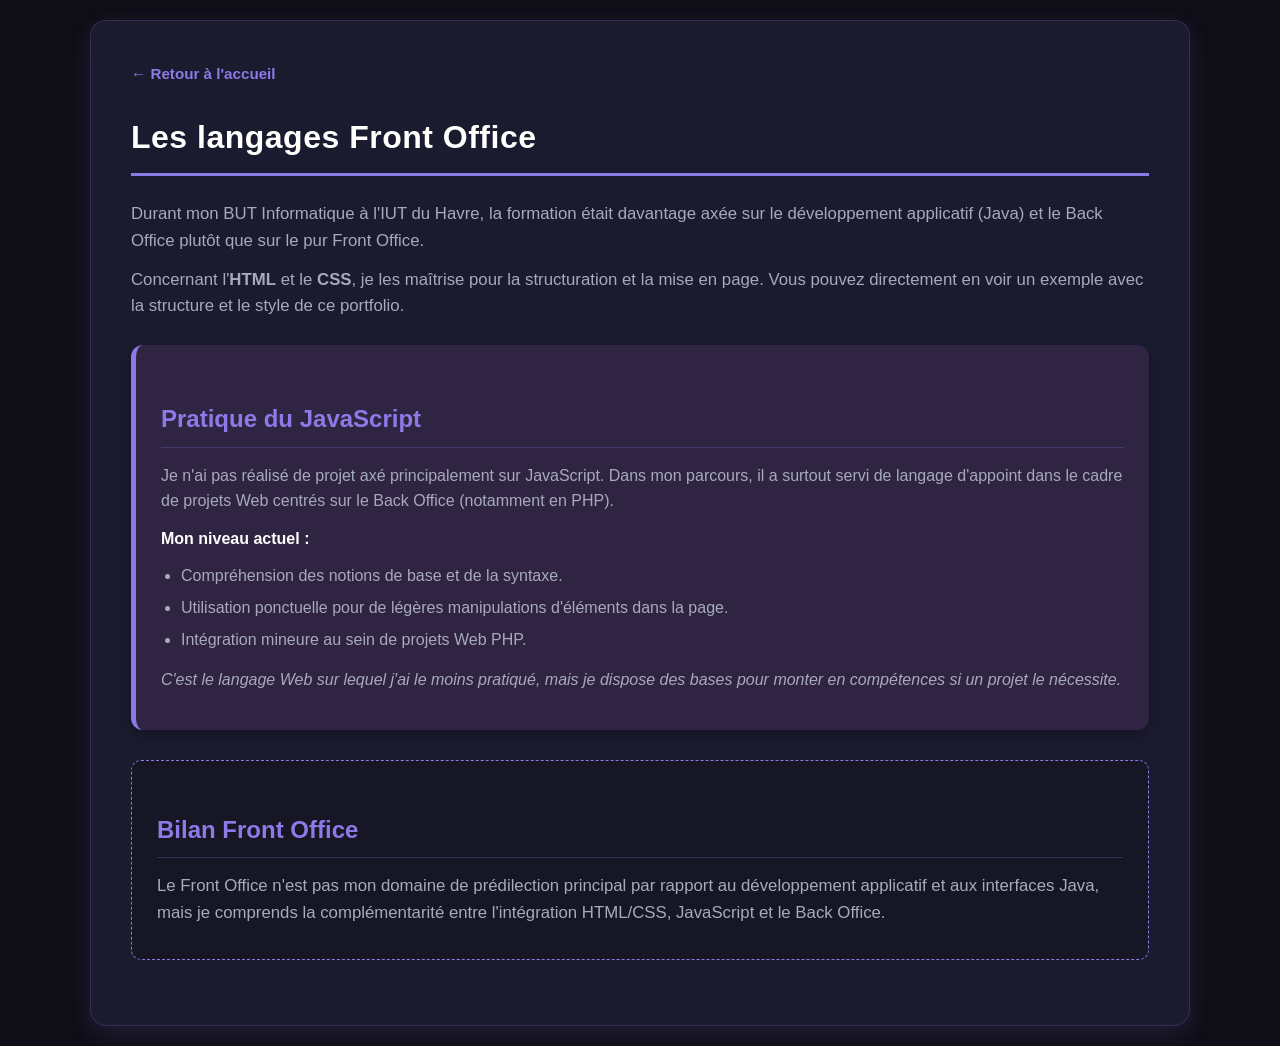
<file: Vue/languageFrontOffice.html>
<!DOCTYPE html>
<html lang="fr">
<head>
    <meta charset="UTF-8">
    <meta name="viewport" content="width=device-width, initial-scale=1.0">
    <title>Langages Front Office - Portfolio</title>

    <link rel="icon" type="image/png" href="image/logo.png">
    <link rel="stylesheet" href="style/style.css">
</head>
<body>

    <div class="main-content-wrapper">
        <div class="jersey-pattern"></div>

        <nav class="navigation-retour">
            <a href="../Page_Principal.html">← Retour à l'accueil</a>
        </nav>

        <header>
            <h1>Les langages Front Office</h1>
        </header>

        <section class="presentation-section">
            <p>
                Durant mon BUT Informatique à l'IUT du Havre, la formation était davantage axée sur le développement applicatif (Java) et le Back Office plutôt que sur le pur Front Office.
            </p>

            <p>
                Concernant l'<strong>HTML</strong> et le <strong>CSS</strong>, je les maîtrise pour la structuration et la mise en page. Vous pouvez directement en voir un exemple avec la structure et le style de ce portfolio.
            </p>
        </section>

        <section class="projet-section">
            <h2>Pratique du JavaScript</h2>

            <p>
                Je n'ai pas réalisé de projet axé principalement sur JavaScript. Dans mon parcours, il a surtout servi de langage d'appoint dans le cadre de projets Web centrés sur le Back Office (notamment en PHP).
            </p>

            <p><strong>Mon niveau actuel :</strong></p>
            <ul>
                <li>Compréhension des notions de base et de la syntaxe.</li>
                <li>Utilisation ponctuelle pour de légères manipulations d'éléments dans la page.</li>
                <li>Intégration mineure au sein de projets Web PHP.</li>
            </ul>

            <p>
                <em>C'est le langage Web sur lequel j'ai le moins pratiqué, mais je dispose des bases pour monter en compétences si un projet le nécessite.</em>
            </p>
        </section>

        <section class="apropos-section">
            <h2>Bilan Front Office</h2>
            <p>
                Le Front Office n'est pas mon domaine de prédilection principal par rapport au développement applicatif et aux interfaces Java, mais je comprends la complémentarité entre l'intégration HTML/CSS, JavaScript et le Back Office.
            </p>
        </section>
    </div>

</body>
</html>
</file>
<file: Vue/style/style.css>
:root {
    --violet-principal: #8c7ae6;
    --violet-sombre: #2f2542;
    --violet-hover: #9c88ff;
    --vert-konoha: #2ec4b6;

    --fond-page: #0f0e17;
    --fond-carte: #1b1b2f;
    --fond-code: #161625;

    --texte-principal: #fffffe;
    --texte-secondaire: #a7a9be;

    --ombre-portee: 0 8px 24px rgba(140, 122, 230, 0.15);
    --transition-douce: all 0.3s ease;
}

/* =========================
   RESET ET BASE
========================= */

* {
    box-sizing: border-box;
    margin: 0;
    padding: 0;
    scroll-behavior: smooth;
}

body {
    background-color: var(--fond-page);
    color: var(--texte-principal);
    font-family: 'Segoe UI', Roboto, Helvetica, Arial, sans-serif;
    line-height: 1.6;
    padding: 20px 10px;
    display: flex;
    justify-content: center;
}

a {
    color: var(--violet-principal);
    text-decoration: none;
    transition: var(--transition-douce);
}

a:hover {
    color: var(--vert-konoha);
}

/* =========================
   CONTENEUR PRINCIPAL
========================= */

.main-content-wrapper {
    max-width: 1100px;
    width: 100%;
    background-color: var(--fond-carte);
    border-radius: 16px;
    padding: 40px;
    border: 1px solid rgba(140, 122, 230, 0.2);
    box-shadow: var(--ombre-portee);
    position: relative;
    overflow: hidden;
}

.jersey-pattern {
    display: none;
}

/* =========================
   HEADER / HERO
========================= */

header {
    margin-bottom: 25px;
}

header h1 {
    color: var(--texte-principal);
    font-size: 2rem;
    margin-bottom: 20px;
    border-bottom: 3px solid var(--violet-principal);
    padding-bottom: 10px;
    letter-spacing: 0.5px;
}

header.hero {
    text-align: center;
    padding: 35px 20px;
    margin-bottom: 20px;
    background: linear-gradient(
        135deg,
        rgba(140, 122, 230, 0.12),
        rgba(46, 196, 182, 0.05)
    );
    border: 1px solid rgba(140, 122, 230, 0.2);
    border-radius: 14px;
}

header.hero h1 {
    display: block;
    font-size: clamp(2rem, 5vw, 3.2rem);
    border: none;
    padding-bottom: 0;
    margin-bottom: 10px;
}

header.hero h2 {
    margin-top: 0;
    margin-bottom: 15px;
    color: var(--violet-hover);
    font-size: 1.3rem;
}

header.hero p {
    max-width: 700px;
    margin: 0 auto 25px;
    color: var(--texte-secondaire);
    font-size: 1.05rem;
}

/* Boutons du hero */

.hero-actions {
    display: flex;
    justify-content: center;
    align-items: center;
    flex-wrap: wrap;
    gap: 12px;
}

.hero-actions a {
    display: inline-block;
    padding: 12px 22px;
    border-radius: 8px;
    font-weight: 600;
    transition: var(--transition-douce);
}

.hero-actions a:first-child {
    background-color: var(--violet-principal);
    color: white;
    border: 1px solid var(--violet-principal);
}

.hero-actions a:first-child:hover {
    background-color: var(--violet-hover);
    transform: translateY(-3px);
    box-shadow: var(--ombre-portee);
}

.hero-actions a:last-child {
    background-color: transparent;
    color: var(--texte-principal);
    border: 1px solid var(--violet-principal);
}

.hero-actions a:last-child:hover {
    background-color: var(--violet-sombre);
    color: var(--vert-konoha);
    transform: translateY(-3px);
}

/* =========================
   TITRES ET SECTIONS
========================= */

h2 {
    color: var(--violet-principal);
    font-size: 1.5rem;
    margin-top: 30px;
    margin-bottom: 15px;
}

h3 {
    color: var(--texte-principal);
    font-size: 1.25rem;
    margin-bottom: 12px;
}

h4 {
    color: var(--violet-hover);
    font-size: 1rem;
    margin: 18px 0 8px;
}

section {
    margin-bottom: 35px;
}

section > h2 {
    padding-bottom: 8px;
    border-bottom: 1px solid rgba(140, 122, 230, 0.25);
}

/* =========================
   PRÉSENTATION
========================= */

.presentation-section,
.apropos-section {
    color: var(--texte-secondaire);
    margin-bottom: 25px;
}

.presentation-section p,
.apropos-section p {
    margin-bottom: 12px;
    font-size: 1.05rem;
}

/* =========================
   PROJETS
========================= */

.projects-container {
    display: grid;
    grid-template-columns: repeat(3, minmax(0, 1fr));
    gap: 20px;
    margin-top: 20px;
}

.project-card {
    background-color: var(--violet-sombre);
    padding: 24px;
    border-radius: 12px;
    border-left: 5px solid var(--violet-principal);
    box-shadow: 0 4px 12px rgba(0, 0, 0, 0.3);
    display: flex;
    flex-direction: column;
    transition: var(--transition-douce);
}

.project-card:hover {
    transform: translateY(-5px);
    box-shadow: 0 8px 20px rgba(140, 122, 230, 0.25);
    border-left-color: var(--vert-konoha);
}

.project-card h3 {
    color: var(--texte-principal);
    font-size: 1.2rem;
    margin-bottom: 10px;
}

.project-card p {
    color: var(--texte-secondaire);
    margin-bottom: 12px;
}

.project-card .project-context {
    color: var(--vert-konoha);
    font-size: 0.9rem;
    font-weight: 600;
    margin-bottom: 15px;
}

.project-card .project-technologies {
    color: var(--texte-principal);
    font-size: 0.9rem;
    background-color: rgba(15, 14, 23, 0.5);
    border-radius: 8px;
    padding: 10px;
    margin-bottom: 20px;
}

.project-card a {
    display: inline-block;
    margin-top: auto;
    padding-top: 12px;
    font-weight: 600;
}

.project-card a:hover {
    text-decoration: underline;
}

/* Compatibilité avec les anciennes pages */

.projet-section {
    background-color: var(--violet-sombre);
    padding: 25px;
    border-radius: 12px;
    margin-bottom: 30px;
    border-left: 5px solid var(--violet-principal);
    box-shadow: 0 4px 12px rgba(0, 0, 0, 0.3);
    transition: var(--transition-douce);
}

.projet-section:hover {
    transform: translateY(-3px);
    box-shadow: 0 8px 20px rgba(140, 122, 230, 0.25);
    border-left-color: var(--vert-konoha);
}

.projet-section p {
    color: var(--texte-secondaire);
    margin-bottom: 12px;
}

.projet-section ul {
    margin-left: 20px;
    margin-bottom: 15px;
    color: var(--texte-secondaire);
}

.projet-section li {
    margin-bottom: 6px;
}

.projet-section strong {
    color: var(--texte-principal);
}

.projet-section img {
    width: 100%;
    max-width: 100%;
    height: auto;
    border-radius: 8px;
    margin: 12px 0;
    border: 1px solid rgba(255, 255, 255, 0.1);
    background-color: var(--fond-code);
    display: block;
    transition: var(--transition-douce);
}

.projet-section img:hover {
    border-color: var(--violet-principal);
    transform: scale(1.01);
}

/* =========================
   À PROPOS
========================= */

.about-section {
    background-color: var(--fond-code);
    padding: 25px;
    border-radius: 12px;
    border: 1px dashed var(--violet-principal);
}

.about-section h2 {
    margin-top: 0;
}

.about-section p {
    color: var(--texte-secondaire);
    margin-bottom: 12px;
}

.apropos-section {
    background-color: var(--fond-code);
    padding: 20px 25px;
    border-radius: 10px;
    border: 1px dashed var(--violet-principal);
}

/* =========================
   COMPÉTENCES - BOUTONS
========================= */

.skills-container {
    display: grid;
    grid-template-columns: repeat(2, minmax(0, 1fr));
    gap: 18px;
    margin-top: 20px;
}

.skill-block {
    display: block;
    text-decoration: none;
    background-color: var(--violet-sombre);
    border: 1px solid rgba(140, 122, 230, 0.2);
    border-left: 5px solid var(--violet-principal);
    border-radius: 10px;
    padding: 22px;
    transition: var(--transition-douce);
}

.skill-block:hover {
    background-color: var(--violet-principal);
    border-left-color: var(--vert-konoha);
    transform: translateY(-4px);
    box-shadow: var(--ombre-portee);
}

.skill-block h3 {
    color: var(--texte-principal);
    font-size: 1.1rem;
    margin-bottom: 10px;
}

.skill-block p {
    color: var(--texte-secondaire);
    margin: 0;
    font-size: 0.95rem;
}

.skill-block:hover h3,
.skill-block:hover p {
    color: var(--texte-principal);
}

/* =========================
   CONTACT
========================= */

.contact-section {
    background-color: var(--violet-sombre);
    padding: 25px;
    border-radius: 12px;
    border-left: 5px solid var(--vert-konoha);
}

.contact-section h2 {
    margin-top: 0;
}

.contact-section p {
    color: var(--texte-secondaire);
    margin-bottom: 15px;
}

.contact-section ul {
    list-style: none;
}

.contact-section li {
    margin-bottom: 12px;
    color: var(--texte-secondaire);
    overflow-wrap: anywhere;
}

.contact-section a {
    color: var(--violet-hover);
    font-weight: 600;
}

.contact-section a:hover {
    color: var(--vert-konoha);
}

/* =========================
   NAVIGATION ANCIENNES PAGES
========================= */

.navigation-retour {
    margin-bottom: 25px;
}

.navigation-retour a {
    color: var(--violet-principal);
    text-decoration: none;
    font-weight: 600;
    font-size: 0.95rem;
    display: inline-block;
    transition: var(--transition-douce);
}

.navigation-retour a:hover {
    color: var(--vert-konoha);
    transform: translateX(-5px);
}

/* Ancien menu */

.columns-container ul {
    list-style: none;
    padding: 0;
    margin-top: 25px;
}

.columns-container li {
    margin-bottom: 12px;
}

.columns-container a {
    display: block;
    padding: 12px 18px;
    background-color: var(--violet-sombre);
    color: white;
    text-decoration: none;
    border-radius: 8px;
    border-left: 4px solid var(--violet-principal);
    font-weight: 500;
    transition: var(--transition-douce);
}

.columns-container a:hover {
    background-color: var(--violet-principal);
    border-left-color: var(--vert-konoha);
    transform: translateX(6px);
}

/* =========================
   LOGO
========================= */

.titre-logo {
    height: 1.2em;
    width: auto;
}

/* =========================
   FOOTER
========================= */

footer {
    text-align: center;
    color: var(--texte-secondaire);
    padding-top: 25px;
    margin-top: 35px;
    border-top: 1px solid rgba(140, 122, 230, 0.2);
    font-size: 0.9rem;
}

/* =========================
   RESPONSIVE TABLETTE
========================= */

@media (max-width: 900px) {
    .main-content-wrapper {
        padding: 30px;
    }

    .projects-container {
        grid-template-columns: repeat(2, minmax(0, 1fr));
    }

    .project-card:last-child {
        grid-column: 1 / -1;
    }
}

/* =========================
   RESPONSIVE MOBILE
========================= */

@media (max-width: 600px) {
    body {
        padding: 10px;
    }

    .main-content-wrapper {
        padding: 20px;
        border-radius: 12px;
    }

    header h1 {
        font-size: 1.5rem;
    }

    header.hero {
        padding: 25px 15px;
    }

    header.hero h1 {
        font-size: 2rem;
    }

    header.hero h2 {
        font-size: 1.1rem;
    }

    h2 {
        font-size: 1.3rem;
    }

    .projects-container {
        grid-template-columns: 1fr;
    }

    .project-card:last-child {
        grid-column: auto;
    }

    .project-card {
        padding: 18px;
    }

    .skills-container {
        grid-template-columns: 1fr;
    }

    .hero-actions {
        flex-direction: column;
    }

    .hero-actions a {
        width: 100%;
        text-align: center;
    }

    .about-section,
    .contact-section {
        padding: 18px;
    }

    .projet-section {
        padding: 18px;
    }
}
</file>
